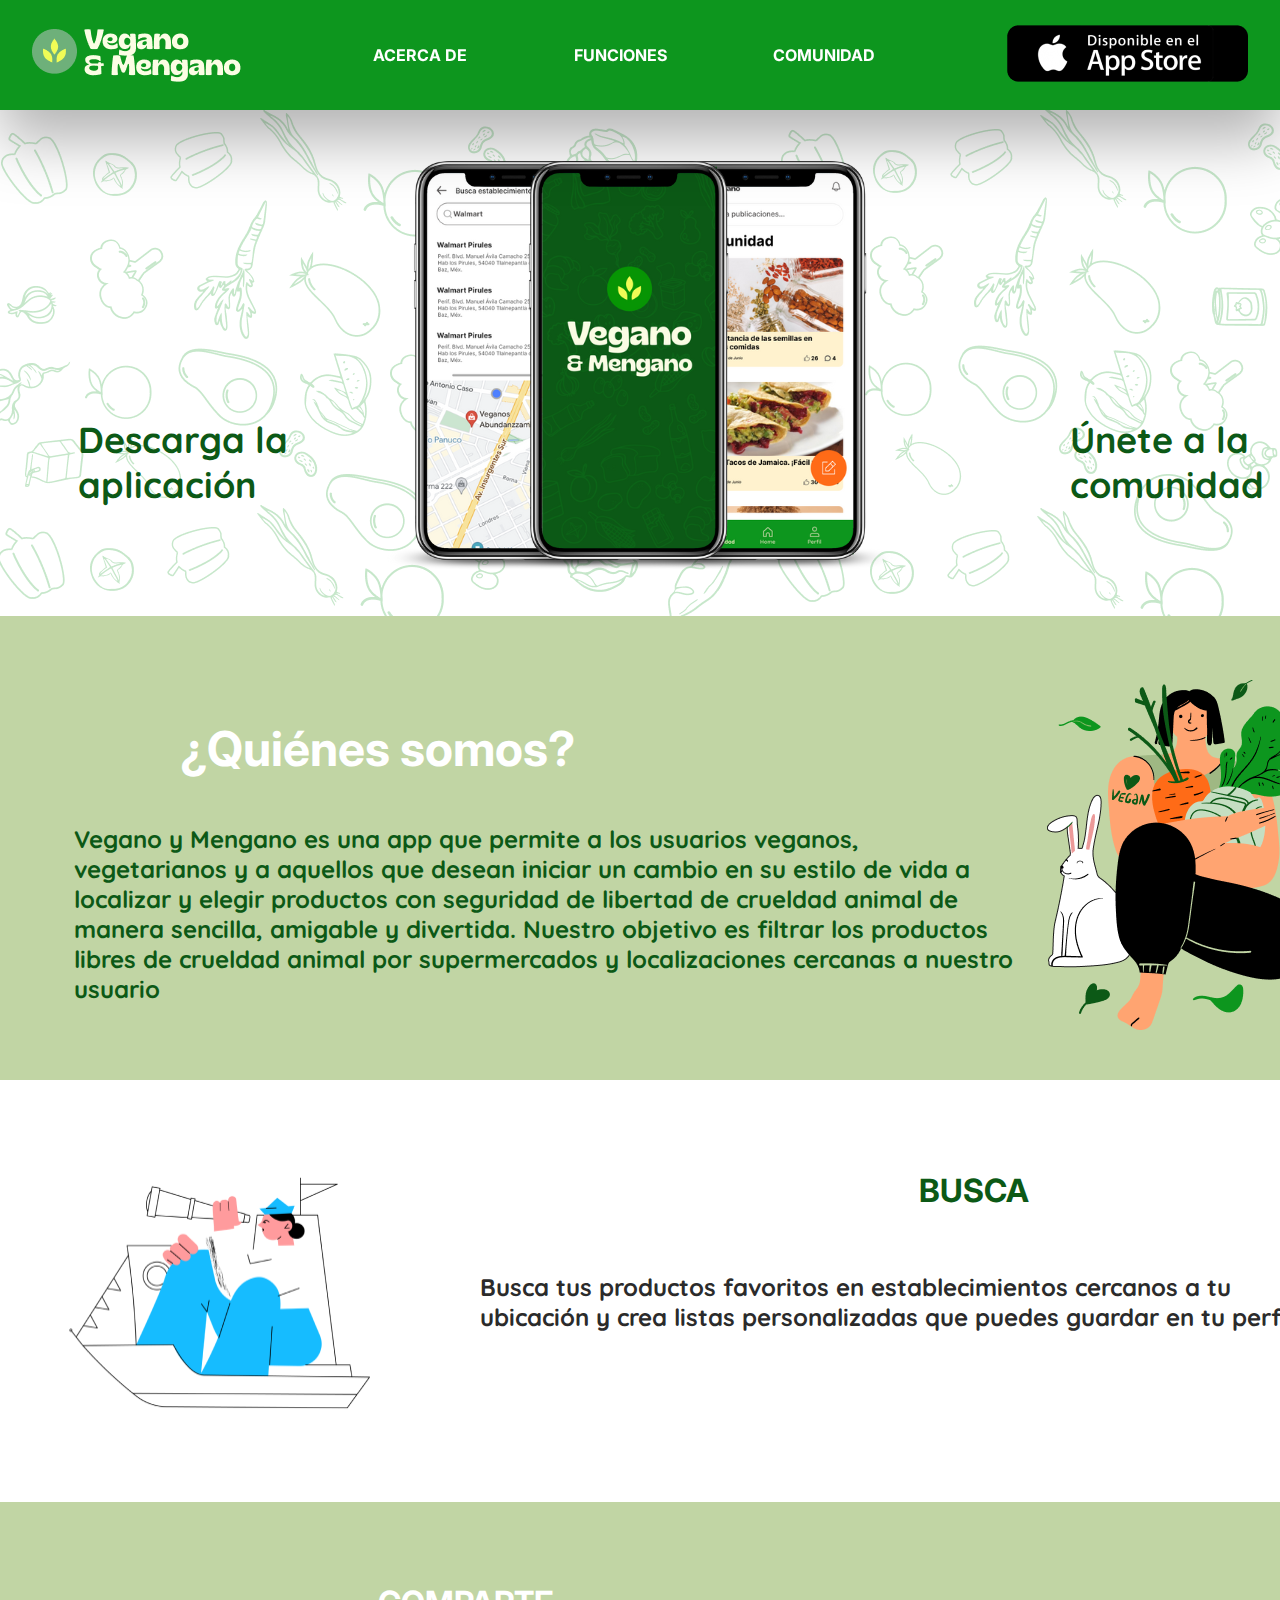
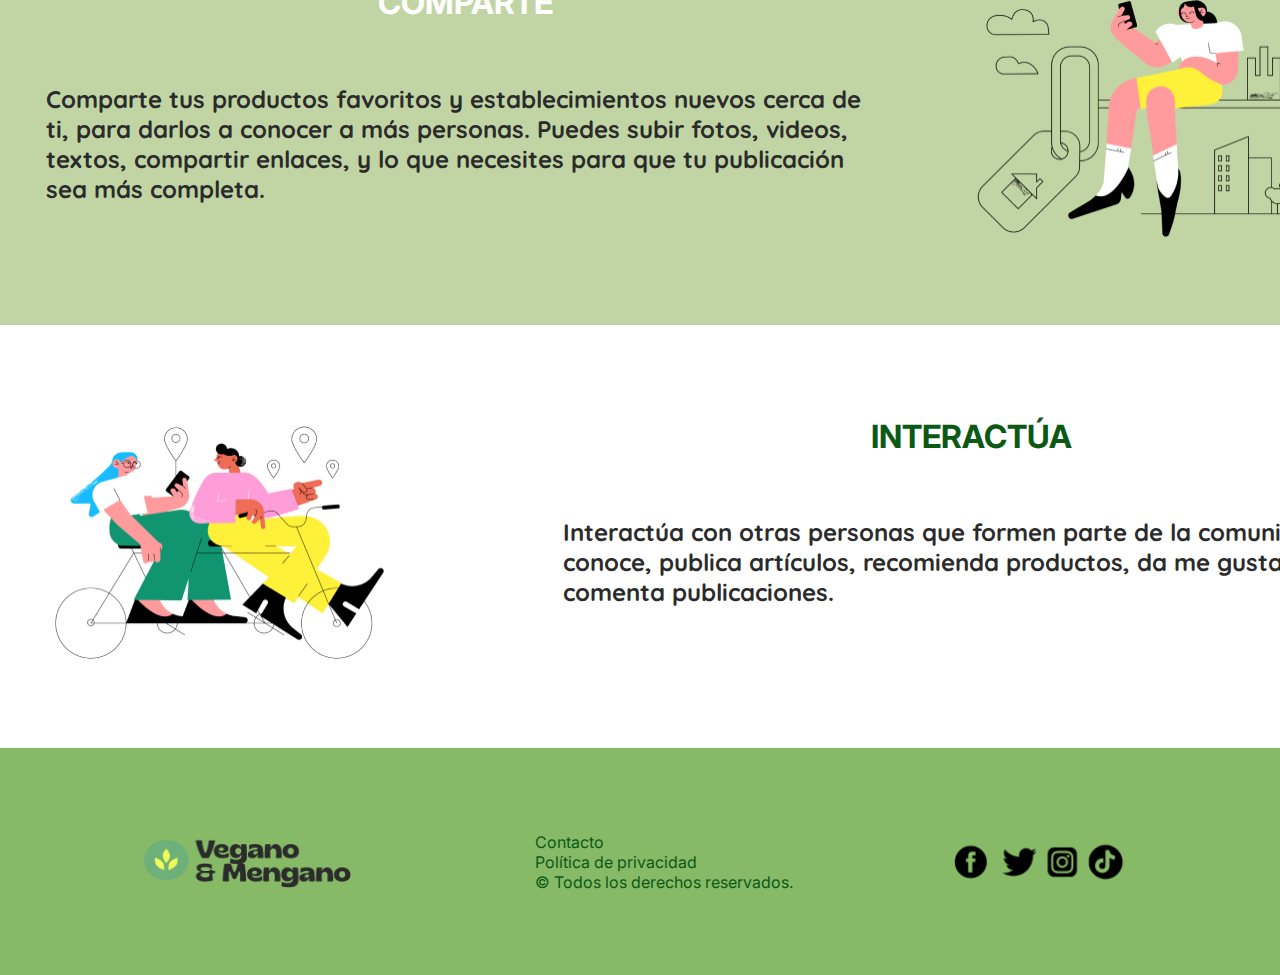
<file: index.html>
<!DOCTYPE html>
<html lang="en">
<link rel="stylesheet" href="styles.css">
<link rel="shortcut icon" href="img/leaf.png">
<link rel="preconnect" href="https://fonts.googleapis.com">
<link rel="preconnect" href="https://fonts.gstatic.com" crossorigin>
<link href="https://fonts.googleapis.com/css2?family=Inter:wght@100;200;300;400;500;600;700;800;900&family=Quicksand:wght@300;400;500;600;700&display=swap" rel="stylesheet"><head>
    <meta charset="UTF-8">
    <meta http-equiv="X-UA-Compatible" content="IE=edge">
    <meta name="viewport" content="width=device-width, initial-scale=1.0">
    <title>Vegano y Mengano</title>
</head>
<body>
    <nav>
        <button id="logo"><img src="img/logotipo_landing.png"></button>
        <button type="button"><a href="#about">ACERCA DE</a></button>
        <button type="button"><a href="#functions">FUNCIONES</a></button>
        <button type="button"><a href="#community">COMUNIDAD</a></button>
        <button id="download" type="image"><img src="img/downloadbutton.png"></button>
    </nav>
    <div class="announce">
        <h1 class="announce-left">Descarga la aplicación</h1>
        <h1 class="announce-right">Únete a la comunidad</h1>
        <img id="mockup" src="img/web.png">
    </div>
    <div class="who" id="about">
        <h2>¿Quiénes somos?</h2>
        <h3>Vegano y Mengano es una app que permite a los usuarios veganos, vegetarianos y a aquellos que desean iniciar un cambio en su estilo de vida a localizar y elegir productos con seguridad de libertad de crueldad animal de manera sencilla, amigable y divertida. Nuestro objetivo es filtrar los productos libres de crueldad animal por supermercados y localizaciones cercanas a nuestro usuario</h3>
        <img id="right-pic" src="img/who.png">
    </div>
    <div class="search" id="functions">
        <h2>BUSCA</h2>
        <h3>Busca tus productos favoritos en establecimientos cercanos a tu ubicación y crea listas personalizadas que puedes guardar en tu perfil.</h3>
        <img id="left-pic" src="img/boat.png">
    </div>
    <div class="share">
        <h2>COMPARTE</h2>
        <h3>Comparte tus productos favoritos y establecimientos nuevos cerca de ti, para darlos a conocer a más personas. Puedes subir fotos, videos, textos, compartir enlaces, y lo que necesites para que tu publicación sea más completa.</h3>
        <img id="right-pic" src="img/post.png">
    </div>
    <div class="interact" id="community">
        <h2>INTERACTÚA</h2>
        <h3>Interactúa con otras personas que formen parte de la comunidad, conoce, publica artículos, recomienda productos, da me gusta y comenta publicaciones.</h3>
        <img id="left-pic" src="img/community.png">
    </div>
    
</body>
<footer>
    <img id="logobw" src="img/logotipo_bw.png" width="207px" height="52px">
    <ul>
        <li><a href="">Contacto</a></li>
        <li><a href="">Política de privacidad</a></li>
        <li>© Todos los derechos reservados.</li>
    </ul>
    <img src="img/redes.png" width="199px" height="227px">
</footer>
</html>
</file>
<file: styles.css>
html, body{
    margin: 0;
    max-width: 100% !important;
    overflow-x:hidden; 
}

nav{
    display: flex;
    justify-content: space-between;
    margin: 0;
    height: 110px;
    width: 100%;
    background-color: #0D961E;
    filter: drop-shadow(0px 30px 30px rgba(0, 0, 0, 0.3));
    position: fixed;
    z-index: 999;
}

nav button{
    border: none;
    background: none;
    font-size: 16px;
    font-family: 'Inter', sans-serif;
    color: #FFFFFF;
    font-weight: bold;
}

nav a{
    color:#FFFFFF;
}

#logo, #download{
    padding-left: 2em;
    padding-right: 2em;
}

.announce-left{
    position: absolute;
    width: 270px;
    height: 114px;
    left: 78px;
    top: calc(50% - 114px/2 - 0.5px);
    z-index: 2;
    font-family: 'Quicksand',sans-serif;
    font-size: 36px;
    color: #0C5916;
}

.announce-right{
    position: absolute;
    width: 203px;
    height: 114px;
    left: 1070px;
    top: calc(50% - 114px/2 - 0.5px);
    z-index: 2;
    font-family: 'Quicksand',sans-serif;
    font-size: 36px;
    color: #0C5916;
}

#mockup{
    position: absolute;
    width: 1440px;
    height: 511px;
    left: calc(50% - 1440px/2);
    top: 110px;
    z-index: auto;
}

.who{
    position: absolute;
    width: 1440px;
    height: 464px;
    left: 0px;
    top: 616px;
    background-color: #C1D5A4;
}

.search{
    position: absolute;
    width: 1438px;
    height: 422px;
    left: 0px;
    top: 1080px;
}

.share{
    position: absolute;
    width: 1440px;
    height: 423px;
    left: -2px;
    top: 1502px;
    background-color: #C1D5A4;
}

.interact{
    position: absolute;
    width: 1440px;
    height: 423px;
    left: -4px;
    top: 1925px;
}

/*
#left-pic{
    display: flex;
    justify-content: center;
    align-self: center;
    padding-top: 3em;
    padding-left: 3em;
}

#right-pic{
    display: flex;
    justify-content: center;
    align-self: center;
    float: right;
    padding-right: 3em;
}
*/
.who h2{
    font-family: 'Inter', sans-serif;
    font-size: 48px;
    color: #ffffff;
    position: relative;
    width: 417px;
    height: 58px;
    left: calc(50% - 417px/2 - 331.5px);
    top: 63px;
}

.who h3{
    font-family: 'Quicksand', sans-serif;
    font-size: 24px;
    color: #0C5916;
    position: relative;
    width: 942px;
    height: 82px;
    left: calc(50% - 942px/2 - 175px);
    top: 70px;
}

.who img{
    position: relative;
    width: 274.63px;
    height: 350px;
    left: 1047px;
    top: -180px;    
}


.search h2{
    font-family: 'Inter', sans-serif;
    font-size: 32px;
    color: #0C5916;
    position: relative;
    width: 125px;
    height: 39px;
    left: calc(50% - 125px/2 + 262.5px);
    top: 64px;
}

.search h3{
    font-family: 'Quicksand', sans-serif;
    font-size: 24px;
    color: #2B2B2B;
    position: relative;
    width: 829px;
    height: 82px;
    right: 43px;
    top: 100px;
    left: 480px;
}

.search img{
    position: relative;
    width: 350px;
    height: 256.2px;
    left: 48px;
    top: -110px;
}

.share h2{
    font-family: 'Inter', sans-serif;
    font-size: 32px;
    color: #ffffff;
    position: relative;
    width: 183px;
    height: 39px;
    left: calc(50% - 183px/2 - 248.5px);
    top: 54px;
}

.share h3{
    font-family: 'Quicksand', sans-serif;
    font-size: 24px;
    color: #2B2B2B;
    position: relative;
    width: 824px;
    height: 120px;
    left: 2em;
    top: 90px;
}

.share img{
    position: relative;
    width: 350px;
    height: 256.2px;
    left: 970px;
    top: -150px;
}


.interact h2{
    font-family: 'Inter', sans-serif;
    font-size: 32px;
    color: #0C5916;
    position: relative;
    width: 211px;
    height: 39px;
    left: calc(50% - 211px/2 + 260.5px);
    top: 65px;
}

.interact h3{
    font-family: 'Quicksand', sans-serif;
    font-size: 24px;
    color: #2B2B2B;
    position: relative;
    width: 831px;
    height: 82px;
    left: calc(50% - 831px/2 + 262.5px);
    top: 100px;
}

.interact img{
    position: relative;
    width: 350px;
    height: 256.2px;
    left: 48px;
    top: -110px;
}

footer{
    position: absolute;
    width: 100%;
    height: 227px;
    left: 0;
    top: 2348px;
    display: flex;
    justify-content: space-evenly;
    align-items: center;
    margin: 0;
    background-color: #86BA67;
    color: #0C5916;
    font-family: 'Inter', sans-serif;
}

ul, li{
    list-style: none;
    color:#0C5916;
}

a{
    text-decoration: none;
    color:#0C5916;
}
</file>
